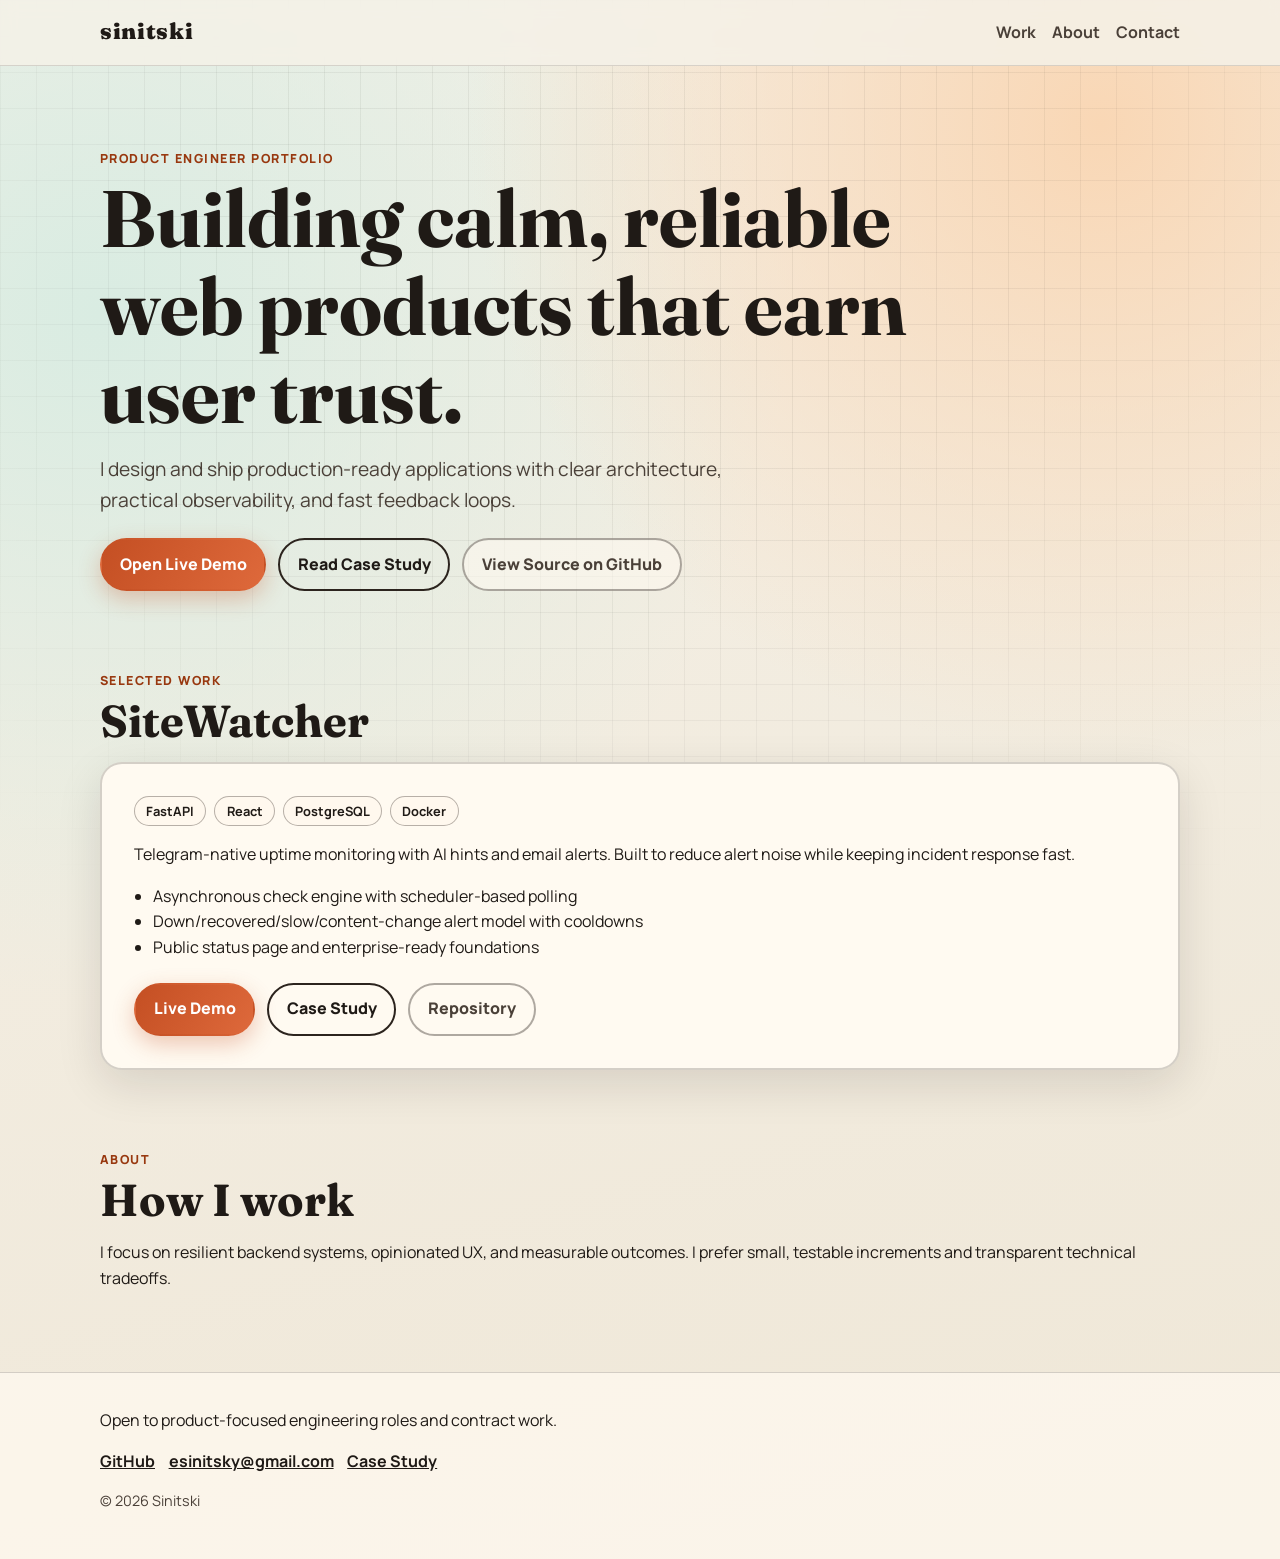
<file: index.html>
<!doctype html>
<html lang="en">
  <head>
    <meta charset="UTF-8" />
    <meta name="viewport" content="width=device-width, initial-scale=1.0" />
    <title>Sinitski - Product Engineer Portfolio</title>
    <meta
      name="description"
      content="Portfolio of Sinitski: shipping reliable web products with focus on monitoring, performance, and clear user outcomes."
    />
    <meta property="og:title" content="Sinitski - Product Engineer Portfolio" />
    <meta
      property="og:description"
      content="Selected projects, technical case studies, and live demos."
    />
    <meta property="og:type" content="website" />
    <meta property="og:url" content="https://sinitski.github.io/" />
    <link rel="preconnect" href="https://fonts.googleapis.com" />
    <link rel="preconnect" href="https://fonts.gstatic.com" crossorigin />
    <link
      href="https://fonts.googleapis.com/css2?family=Fraunces:opsz,wght@9..144,700;9..144,900&family=Manrope:wght@400;500;700;800&display=swap"
      rel="stylesheet"
    />
    <link rel="stylesheet" href="styles.css" />
  </head>
  <body>
    <div class="background-grid" aria-hidden="true"></div>

    <header class="site-header">
      <div class="container nav-wrap">
        <a class="wordmark" href="#top">sinitski</a>
        <nav aria-label="Main navigation" class="nav-links">
          <a href="#work">Work</a>
          <a href="#about">About</a>
          <a href="#contact">Contact</a>
        </nav>
      </div>
    </header>

    <main id="top">
      <section class="hero container">
        <p class="eyebrow">Product Engineer Portfolio</p>
        <h1>Building calm, reliable web products that earn user trust.</h1>
        <p class="hero-copy">
          I design and ship production-ready applications with clear architecture,
          practical observability, and fast feedback loops.
        </p>

        <div class="hero-links" role="group" aria-label="SiteWatcher primary links">
          <a
            class="btn btn-primary"
            href="https://sitewatcher-six.vercel.app/?utm_source=portfolio&utm_medium=github_pages&utm_campaign=sitewatcher"
            target="_blank"
            rel="noreferrer"
            data-track="sitewatcher_demo"
            >Open Live Demo</a
          >
          <a
            class="btn btn-secondary"
            href="case-studies/sitewatcher.html"
            data-track="sitewatcher_case_study"
            >Read Case Study</a
          >
          <a
            class="btn btn-ghost"
            href="https://github.com/sinitski/sitewatcher"
            target="_blank"
            rel="noreferrer"
            data-track="sitewatcher_repo"
            >View Source on GitHub</a
          >
        </div>
      </section>

      <section id="work" class="container section-block">
        <div class="section-head">
          <p class="eyebrow">Selected Work</p>
          <h2>SiteWatcher</h2>
        </div>

        <article class="project-card">
          <div class="project-meta">
            <span class="pill">FastAPI</span>
            <span class="pill">React</span>
            <span class="pill">PostgreSQL</span>
            <span class="pill">Docker</span>
          </div>
          <p>
            Telegram-native uptime monitoring with AI hints and email alerts.
            Built to reduce alert noise while keeping incident response fast.
          </p>
          <ul class="results-list">
            <li>Asynchronous check engine with scheduler-based polling</li>
            <li>Down/recovered/slow/content-change alert model with cooldowns</li>
            <li>Public status page and enterprise-ready foundations</li>
          </ul>

          <div class="project-links" role="group" aria-label="SiteWatcher project links">
            <a
              class="btn btn-primary"
              href="https://sitewatcher-six.vercel.app/?utm_source=portfolio&utm_medium=github_pages&utm_campaign=sitewatcher_project_card"
              target="_blank"
              rel="noreferrer"
              data-track="sitewatcher_demo_card"
              >Live Demo</a
            >
            <a
              class="btn btn-secondary"
              href="case-studies/sitewatcher.html"
              data-track="sitewatcher_case_study_card"
              >Case Study</a
            >
            <a
              class="btn btn-ghost"
              href="https://github.com/sinitski/sitewatcher"
              target="_blank"
              rel="noreferrer"
              data-track="sitewatcher_repo_card"
              >Repository</a
            >
          </div>
        </article>
      </section>

      <section id="about" class="container section-block about-block">
        <div class="section-head">
          <p class="eyebrow">About</p>
          <h2>How I work</h2>
        </div>
        <p>
          I focus on resilient backend systems, opinionated UX, and measurable
          outcomes. I prefer small, testable increments and transparent technical
          tradeoffs.
        </p>
      </section>
    </main>

    <footer id="contact" class="site-footer">
      <div class="container footer-wrap">
        <p>Open to product-focused engineering roles and contract work.</p>
        <div class="footer-links">
          <a href="https://github.com/sinitski" target="_blank" rel="noreferrer">GitHub</a>
          <a href="mailto:esinitsky@gmail.com">esinitsky@gmail.com</a>
          <a href="case-studies/sitewatcher.html">Case Study</a>
        </div>
        <p class="tiny">&copy; <span id="year"></span> Sinitski</p>
      </div>
    </footer>

    <script src="script.js"></script>
  </body>
</html>
</file>
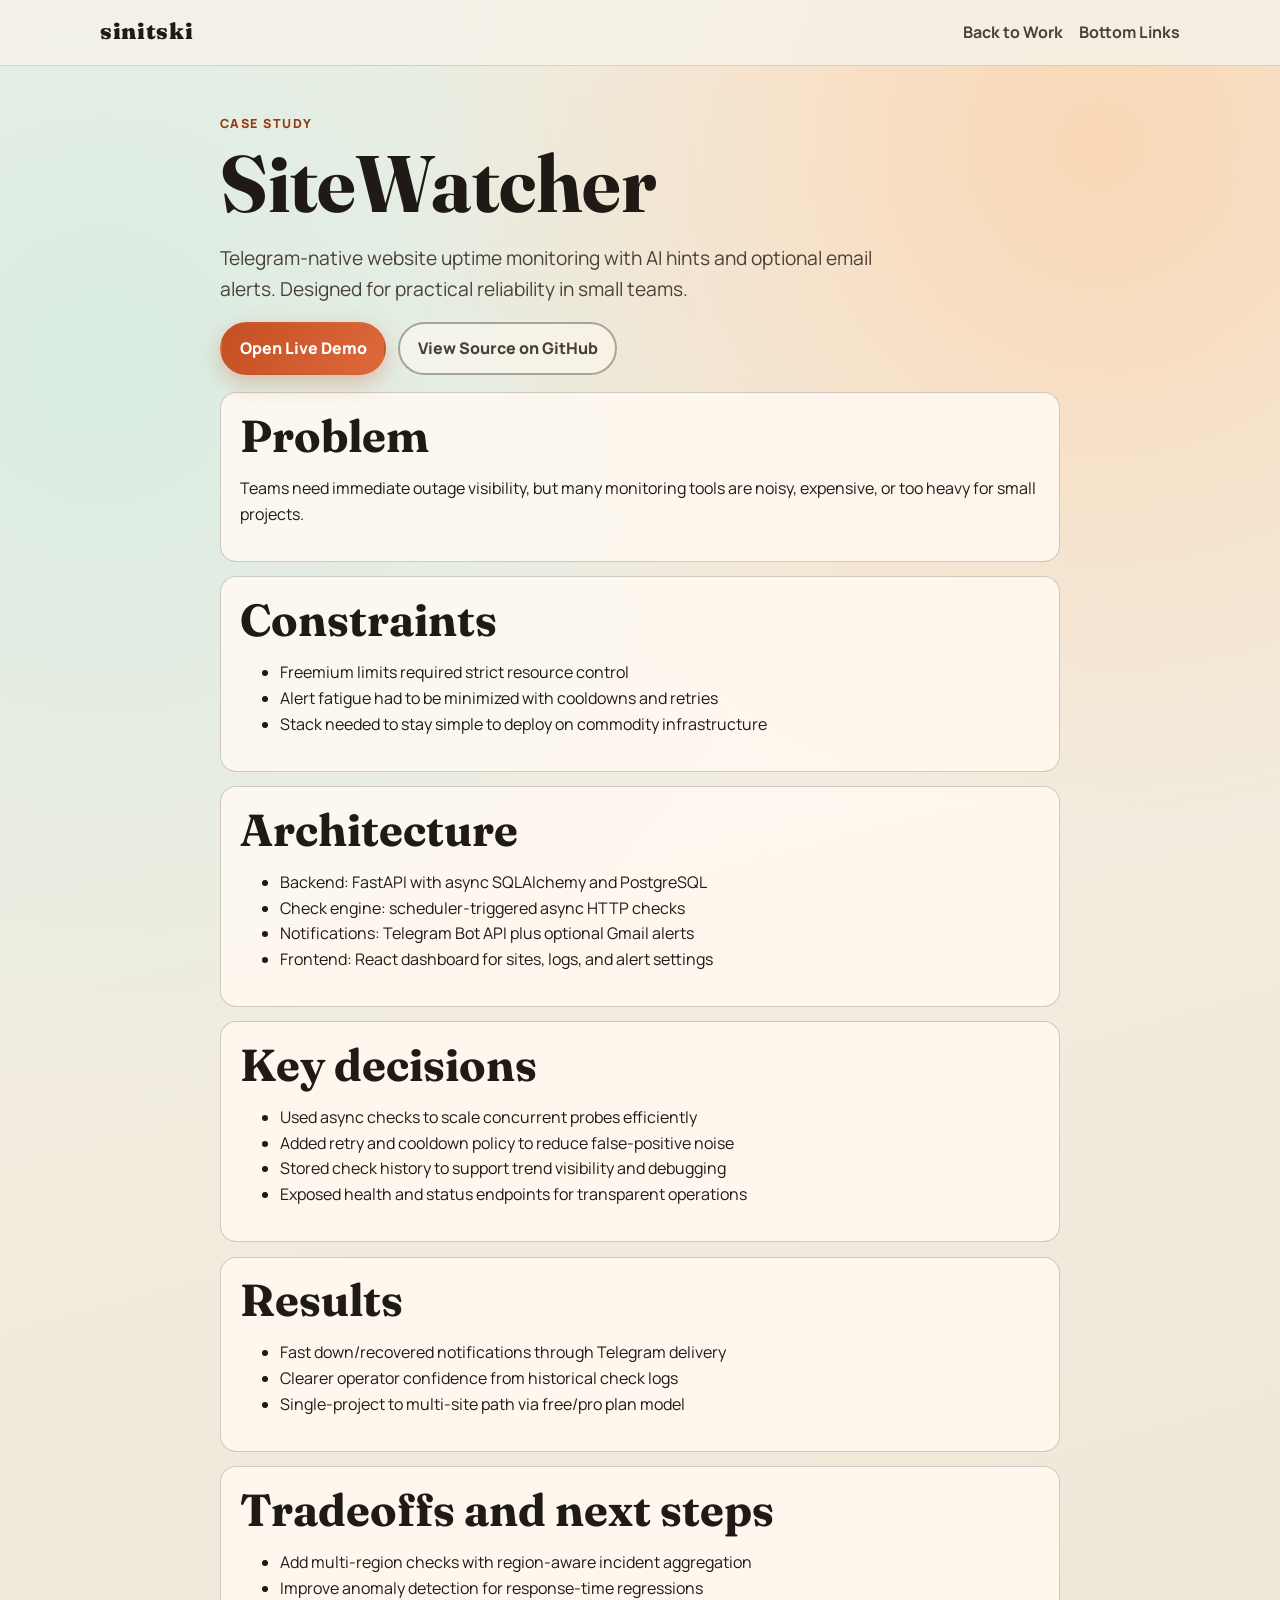
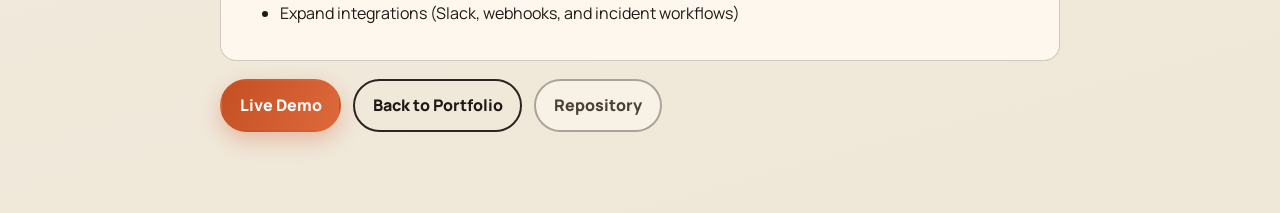
<file: case-studies/sitewatcher.html>
<!doctype html>
<html lang="en">
  <head>
    <meta charset="UTF-8" />
    <meta name="viewport" content="width=device-width, initial-scale=1.0" />
    <title>SiteWatcher Case Study | Sinitski</title>
    <meta
      name="description"
      content="Case study for SiteWatcher: architecture choices, constraints, implementation details, and results."
    />
    <link rel="preconnect" href="https://fonts.googleapis.com" />
    <link rel="preconnect" href="https://fonts.gstatic.com" crossorigin />
    <link
      href="https://fonts.googleapis.com/css2?family=Fraunces:opsz,wght@9..144,700;9..144,900&family=Manrope:wght@400;500;700;800&display=swap"
      rel="stylesheet"
    />
    <link rel="stylesheet" href="../styles.css" />
    <style>
      main {
        padding: 3rem 0 4rem;
      }

      .case-wrapper {
        width: min(100% - 2rem, 840px);
        margin-inline: auto;
      }

      .case-section {
        background: rgba(255, 250, 241, 0.85);
        border: 1.5px solid rgba(44, 36, 30, 0.22);
        border-radius: 16px;
        padding: 1.1rem 1.2rem;
        margin: 0.9rem 0;
      }

      .case-section h2 {
        margin-top: 0;
      }

      .case-links {
        display: flex;
        flex-wrap: wrap;
        gap: 0.75rem;
        margin: 1.1rem 0;
      }

      @media (max-width: 720px) {
        .case-links {
          flex-direction: column;
        }

        .case-links .btn {
          width: 100%;
        }
      }
    </style>
  </head>
  <body>
    <header class="site-header">
      <div class="container nav-wrap">
        <a class="wordmark" href="../index.html">sinitski</a>
        <nav aria-label="Case study navigation" class="nav-links">
          <a href="../index.html#work">Back to Work</a>
          <a href="#bottom">Bottom Links</a>
        </nav>
      </div>
    </header>

    <main>
      <article class="case-wrapper">
        <p class="eyebrow">Case Study</p>
        <h1>SiteWatcher</h1>
        <p class="hero-copy">
          Telegram-native website uptime monitoring with AI hints and optional
          email alerts. Designed for practical reliability in small teams.
        </p>

        <div class="case-links" role="group" aria-label="Case study primary links">
          <a
            class="btn btn-primary"
            href="https://sitewatcher-six.vercel.app/?utm_source=case_study&utm_medium=github_pages&utm_campaign=sitewatcher"
            target="_blank"
            rel="noreferrer"
            data-track="case_study_demo"
            >Open Live Demo</a
          >
          <a
            class="btn btn-ghost"
            href="https://github.com/sinitski/sitewatcher"
            target="_blank"
            rel="noreferrer"
            data-track="case_study_repo"
            >View Source on GitHub</a
          >
        </div>

        <section class="case-section">
          <h2>Problem</h2>
          <p>
            Teams need immediate outage visibility, but many monitoring tools are
            noisy, expensive, or too heavy for small projects.
          </p>
        </section>

        <section class="case-section">
          <h2>Constraints</h2>
          <ul>
            <li>Freemium limits required strict resource control</li>
            <li>Alert fatigue had to be minimized with cooldowns and retries</li>
            <li>Stack needed to stay simple to deploy on commodity infrastructure</li>
          </ul>
        </section>

        <section class="case-section">
          <h2>Architecture</h2>
          <ul>
            <li>Backend: FastAPI with async SQLAlchemy and PostgreSQL</li>
            <li>Check engine: scheduler-triggered async HTTP checks</li>
            <li>Notifications: Telegram Bot API plus optional Gmail alerts</li>
            <li>Frontend: React dashboard for sites, logs, and alert settings</li>
          </ul>
        </section>

        <section class="case-section">
          <h2>Key decisions</h2>
          <ul>
            <li>Used async checks to scale concurrent probes efficiently</li>
            <li>Added retry and cooldown policy to reduce false-positive noise</li>
            <li>Stored check history to support trend visibility and debugging</li>
            <li>Exposed health and status endpoints for transparent operations</li>
          </ul>
        </section>

        <section class="case-section">
          <h2>Results</h2>
          <ul>
            <li>Fast down/recovered notifications through Telegram delivery</li>
            <li>Clearer operator confidence from historical check logs</li>
            <li>Single-project to multi-site path via free/pro plan model</li>
          </ul>
        </section>

        <section class="case-section">
          <h2>Tradeoffs and next steps</h2>
          <ul>
            <li>Add multi-region checks with region-aware incident aggregation</li>
            <li>Improve anomaly detection for response-time regressions</li>
            <li>Expand integrations (Slack, webhooks, and incident workflows)</li>
          </ul>
        </section>

        <div id="bottom" class="case-links" role="group" aria-label="Case study bottom links">
          <a
            class="btn btn-primary"
            href="https://sitewatcher-six.vercel.app/?utm_source=case_study_bottom&utm_medium=github_pages&utm_campaign=sitewatcher"
            target="_blank"
            rel="noreferrer"
            data-track="case_study_bottom_demo"
            >Live Demo</a
          >
          <a
            class="btn btn-secondary"
            href="../index.html"
            data-track="case_study_bottom_home"
            >Back to Portfolio</a
          >
          <a
            class="btn btn-ghost"
            href="https://github.com/sinitski/sitewatcher"
            target="_blank"
            rel="noreferrer"
            data-track="case_study_bottom_repo"
            >Repository</a
          >
        </div>
      </article>
    </main>

    <script src="../script.js"></script>
  </body>
</html>
</file>
<file: styles.css>
:root {
  --bg: #f5f1e8;
  --bg-alt: #efe7d7;
  --ink: #1f1a16;
  --ink-soft: #4a4038;
  --brand: #c44f23;
  --brand-dark: #98380f;
  --line: #2c241e;
  --card: #fffaf1;
  --shadow: 0 14px 45px rgba(25, 20, 16, 0.12);
  --radius-lg: 22px;
  --radius-md: 14px;
  --max: 1080px;
}

* {
  box-sizing: border-box;
}

html,
body {
  margin: 0;
  padding: 0;
}

body {
  font-family: "Manrope", sans-serif;
  background: radial-gradient(circle at 86% 8%, #f9d7b5 0, transparent 35%),
    radial-gradient(circle at 8% 20%, #d9ece2 0, transparent 40%),
    linear-gradient(165deg, var(--bg) 0%, var(--bg-alt) 100%);
  color: var(--ink);
  line-height: 1.6;
  min-height: 100vh;
}

.background-grid {
  position: fixed;
  inset: 0;
  background-image: linear-gradient(rgba(31, 26, 22, 0.06) 1px, transparent 1px),
    linear-gradient(90deg, rgba(31, 26, 22, 0.06) 1px, transparent 1px);
  background-size: 36px 36px;
  mask-image: radial-gradient(circle at 50% 20%, black 40%, transparent 95%);
  z-index: -1;
  pointer-events: none;
}

.container {
  width: min(100% - 2rem, var(--max));
  margin-inline: auto;
}

.site-header {
  position: sticky;
  top: 0;
  backdrop-filter: blur(8px);
  background: rgba(245, 241, 232, 0.85);
  border-bottom: 1px solid rgba(31, 26, 22, 0.14);
  z-index: 100;
}

.nav-wrap {
  display: flex;
  align-items: center;
  justify-content: space-between;
  padding: 0.9rem 0;
}

.wordmark {
  color: var(--ink);
  text-decoration: none;
  font-family: "Fraunces", serif;
  font-weight: 900;
  font-size: 1.4rem;
  letter-spacing: 0.03em;
}

.nav-links {
  display: flex;
  gap: 1rem;
}

.nav-links a {
  color: var(--ink-soft);
  text-decoration: none;
  font-weight: 700;
}

.nav-links a:hover,
.nav-links a:focus-visible {
  color: var(--ink);
}

.hero {
  padding: 5.2rem 0 2.5rem;
  animation: rise 650ms ease;
}

.eyebrow {
  margin: 0;
  color: var(--brand-dark);
  text-transform: uppercase;
  letter-spacing: 0.12em;
  font-size: 0.78rem;
  font-weight: 800;
}

h1,
h2 {
  margin: 0.35rem 0 1rem;
  font-family: "Fraunces", serif;
  line-height: 1.1;
}

h1 {
  max-width: 16ch;
  font-size: clamp(2.3rem, 6.8vw, 5rem);
}

h2 {
  font-size: clamp(1.8rem, 3.8vw, 2.8rem);
}

.hero-copy {
  margin: 0;
  max-width: 58ch;
  color: var(--ink-soft);
  font-size: clamp(1rem, 2vw, 1.2rem);
}

.hero-links,
.project-links {
  margin-top: 1.4rem;
  display: flex;
  flex-wrap: wrap;
  gap: 0.75rem;
}

.btn {
  text-decoration: none;
  display: inline-flex;
  align-items: center;
  justify-content: center;
  border-radius: 999px;
  border: 2px solid transparent;
  padding: 0.72rem 1.1rem;
  font-weight: 800;
  transition: transform 180ms ease, box-shadow 180ms ease, background-color 180ms ease,
    color 180ms ease;
}

.btn:hover,
.btn:focus-visible {
  transform: translateY(-2px);
}

.btn-primary {
  background: linear-gradient(120deg, var(--brand), #de693b);
  color: #fff;
  box-shadow: 0 8px 22px rgba(196, 79, 35, 0.3);
}

.btn-primary:hover,
.btn-primary:focus-visible {
  box-shadow: 0 12px 26px rgba(196, 79, 35, 0.36);
}

.btn-secondary {
  background: transparent;
  color: var(--ink);
  border-color: var(--line);
}

.btn-ghost {
  color: var(--ink-soft);
  border-color: rgba(44, 36, 30, 0.38);
  background: rgba(255, 250, 241, 0.55);
}

.section-block {
  padding: 2.5rem 0;
}

.section-head {
  margin-bottom: 1rem;
}

.project-card {
  background: var(--card);
  border: 2px solid rgba(44, 36, 30, 0.2);
  border-radius: var(--radius-lg);
  padding: clamp(1.1rem, 3vw, 2rem);
  box-shadow: var(--shadow);
  animation: rise 700ms ease;
}

.project-meta {
  display: flex;
  flex-wrap: wrap;
  gap: 0.5rem;
}

.pill {
  display: inline-flex;
  border: 1.8px solid rgba(44, 36, 30, 0.34);
  border-radius: 999px;
  padding: 0.25rem 0.7rem;
  font-size: 0.8rem;
  font-weight: 700;
  background: rgba(255, 248, 238, 0.96);
}

.results-list {
  margin: 0.8rem 0 0;
  padding-left: 1.2rem;
}

.about-block {
  padding-bottom: 4rem;
}

.site-footer {
  border-top: 1px solid rgba(31, 26, 22, 0.18);
  background: rgba(255, 250, 241, 0.7);
}

.footer-wrap {
  padding: 1.2rem 0 2rem;
}

.footer-links {
  display: flex;
  flex-wrap: wrap;
  gap: 0.85rem;
  margin: 0.5rem 0;
}

.footer-links a {
  color: var(--ink);
  font-weight: 700;
}

.tiny {
  font-size: 0.9rem;
  color: var(--ink-soft);
}

@keyframes rise {
  from {
    opacity: 0;
    transform: translateY(12px);
  }

  to {
    opacity: 1;
    transform: translateY(0);
  }
}

@media (max-width: 720px) {
  .hero {
    padding-top: 3.9rem;
  }

  .nav-wrap {
    gap: 0.75rem;
    flex-direction: column;
    align-items: flex-start;
  }

  .hero-links,
  .project-links {
    flex-direction: column;
    align-items: stretch;
  }

  .btn {
    width: 100%;
  }
}
</file>
